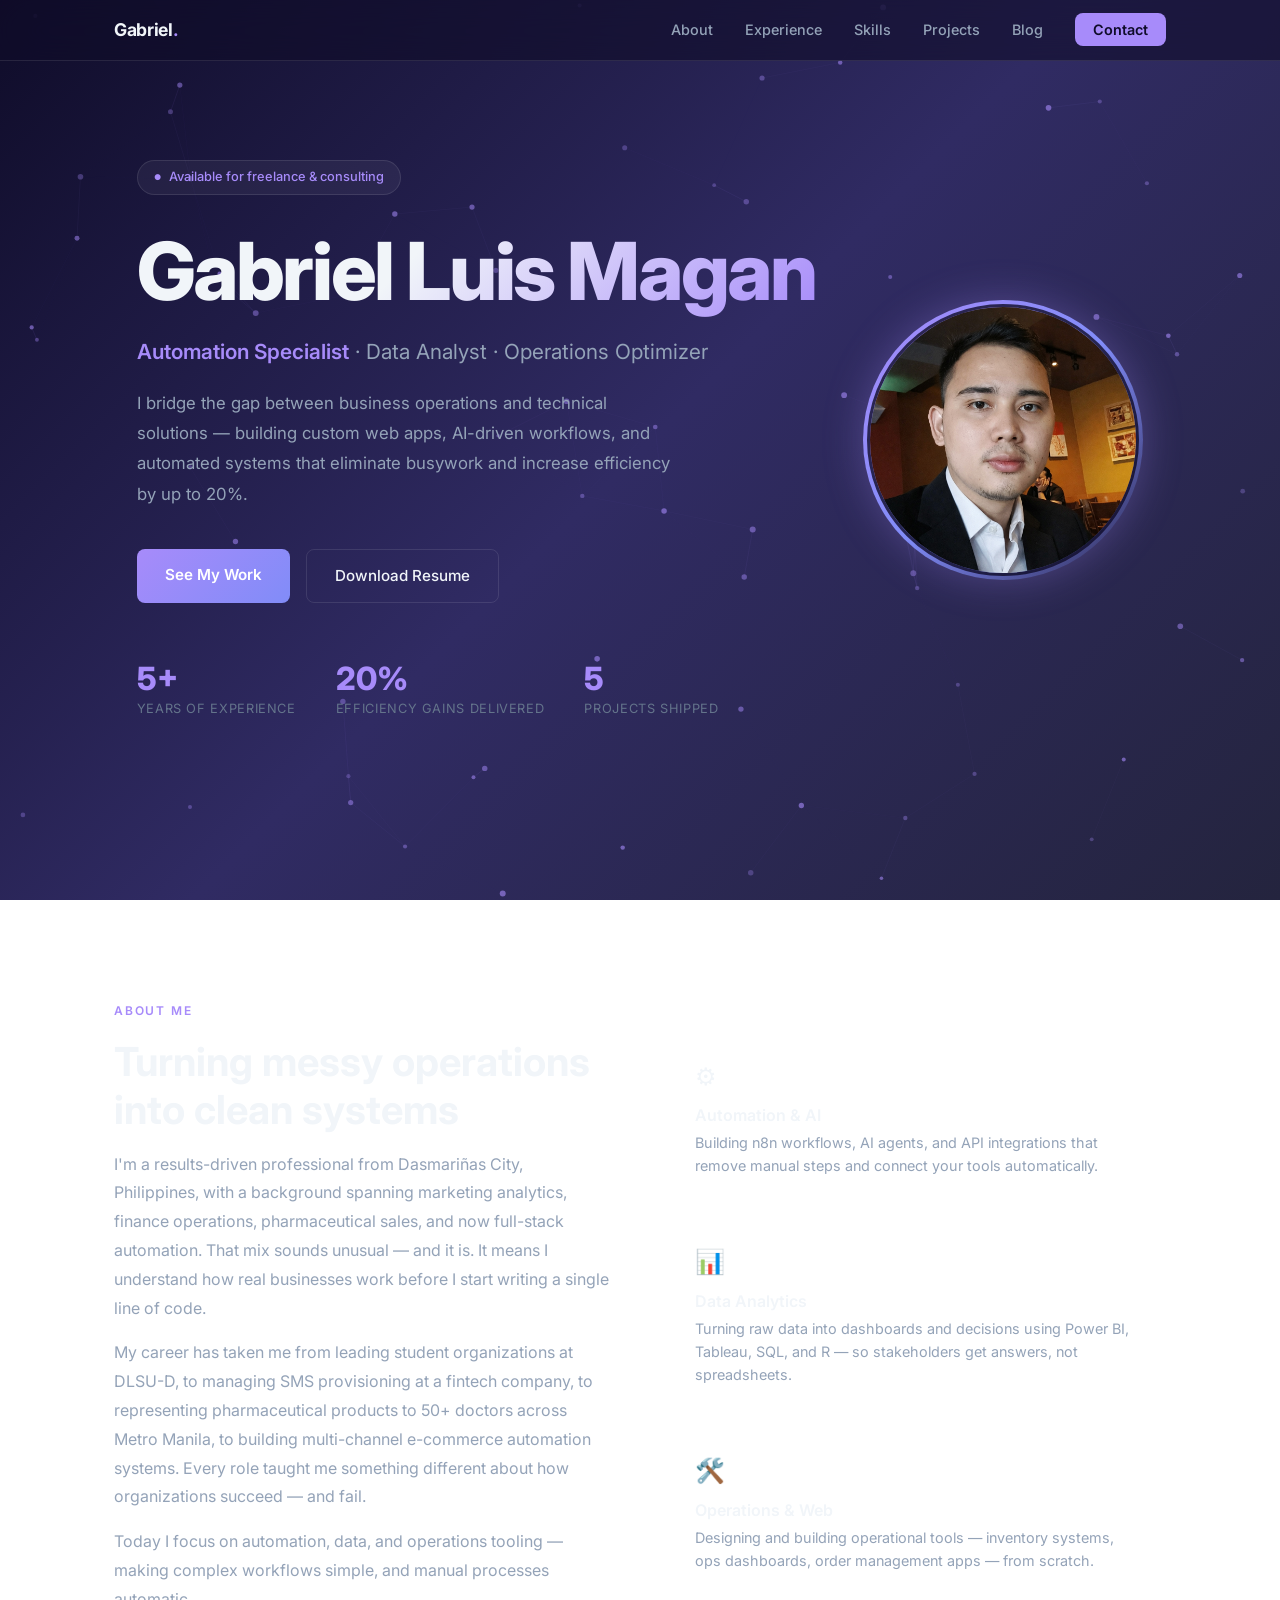
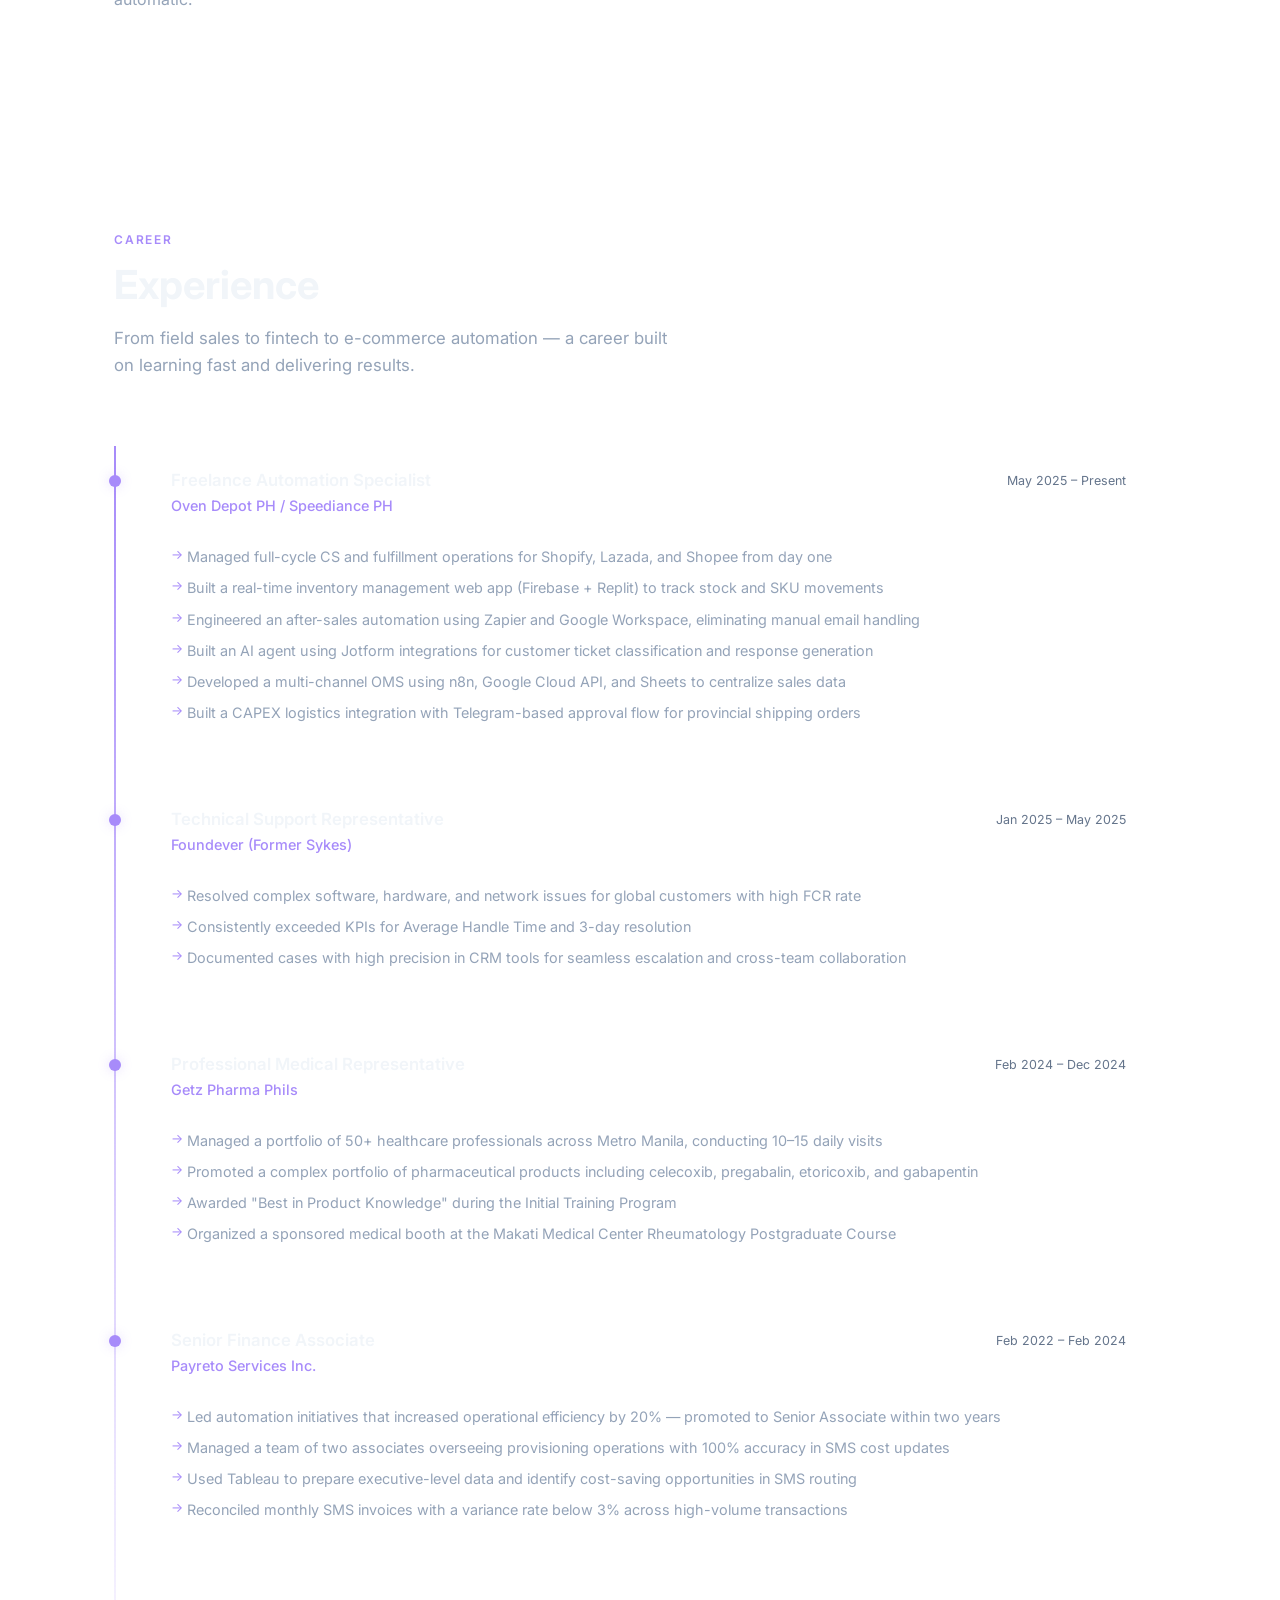
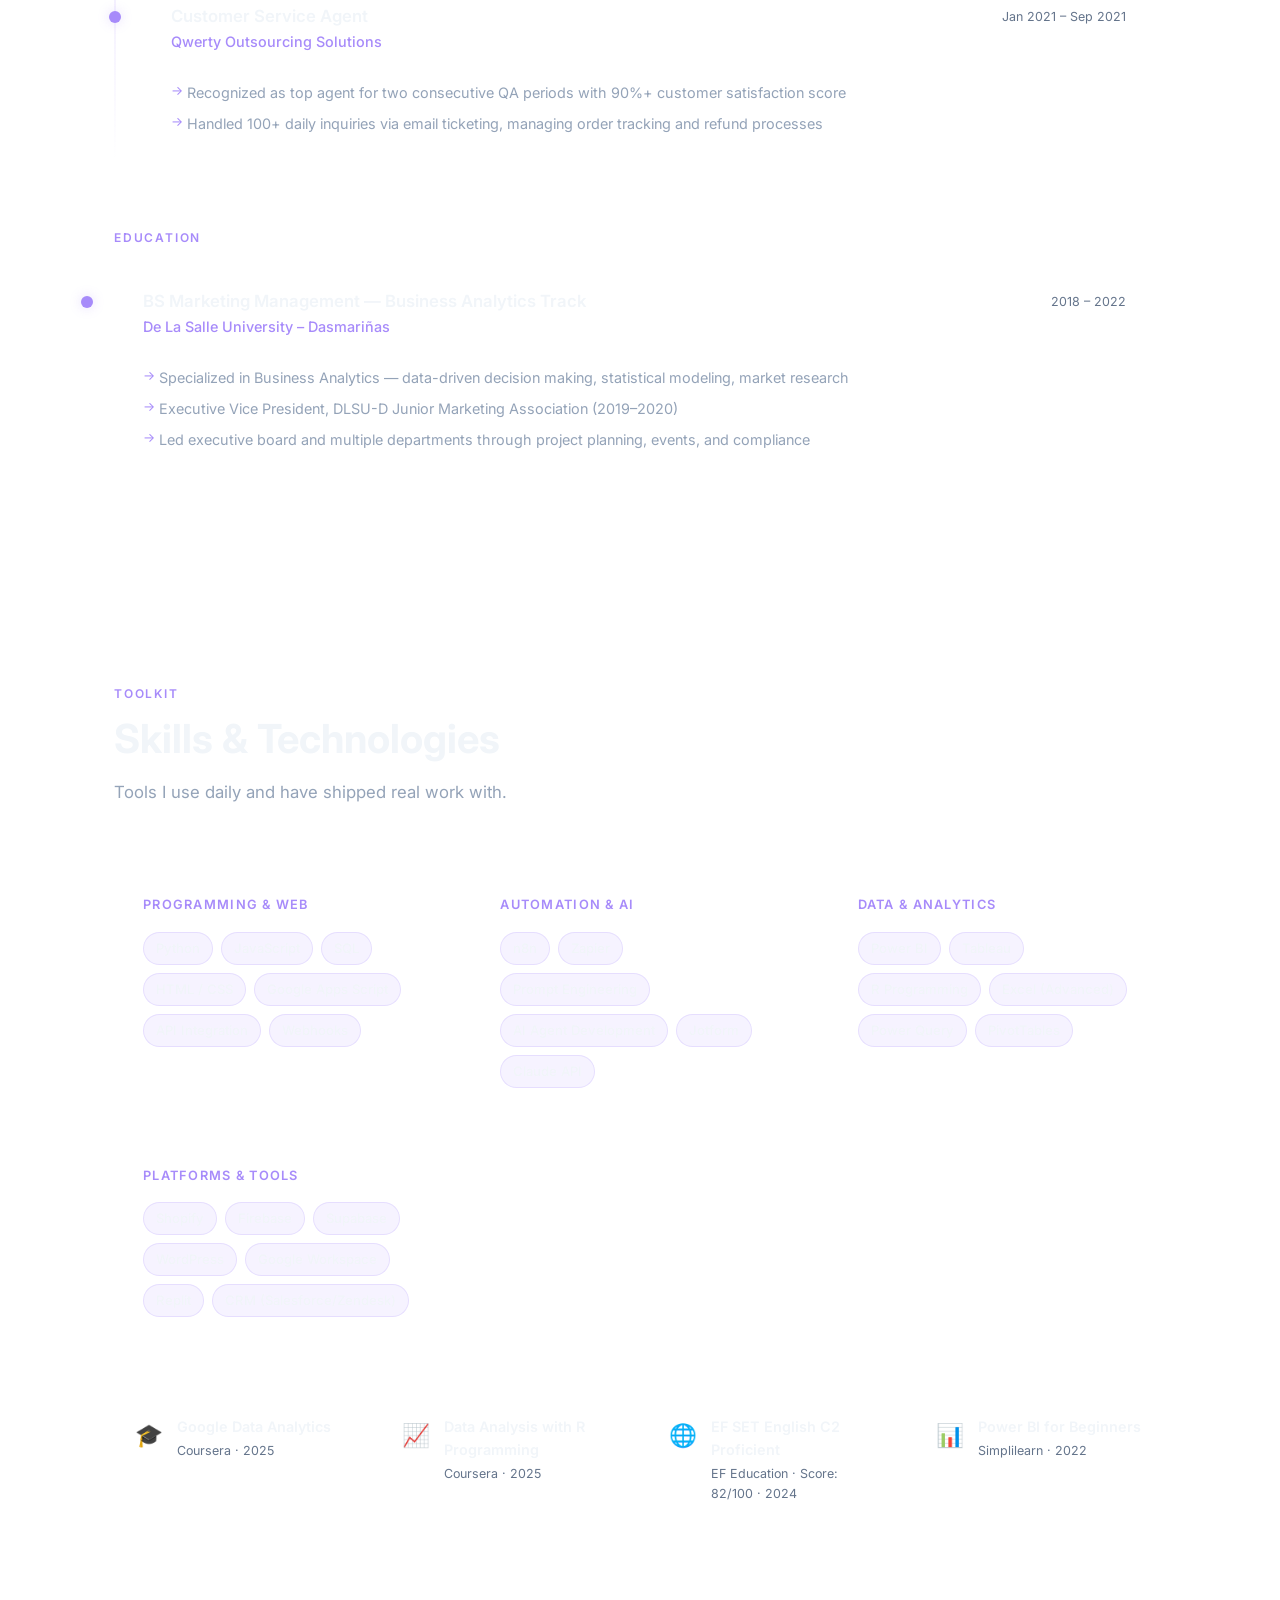
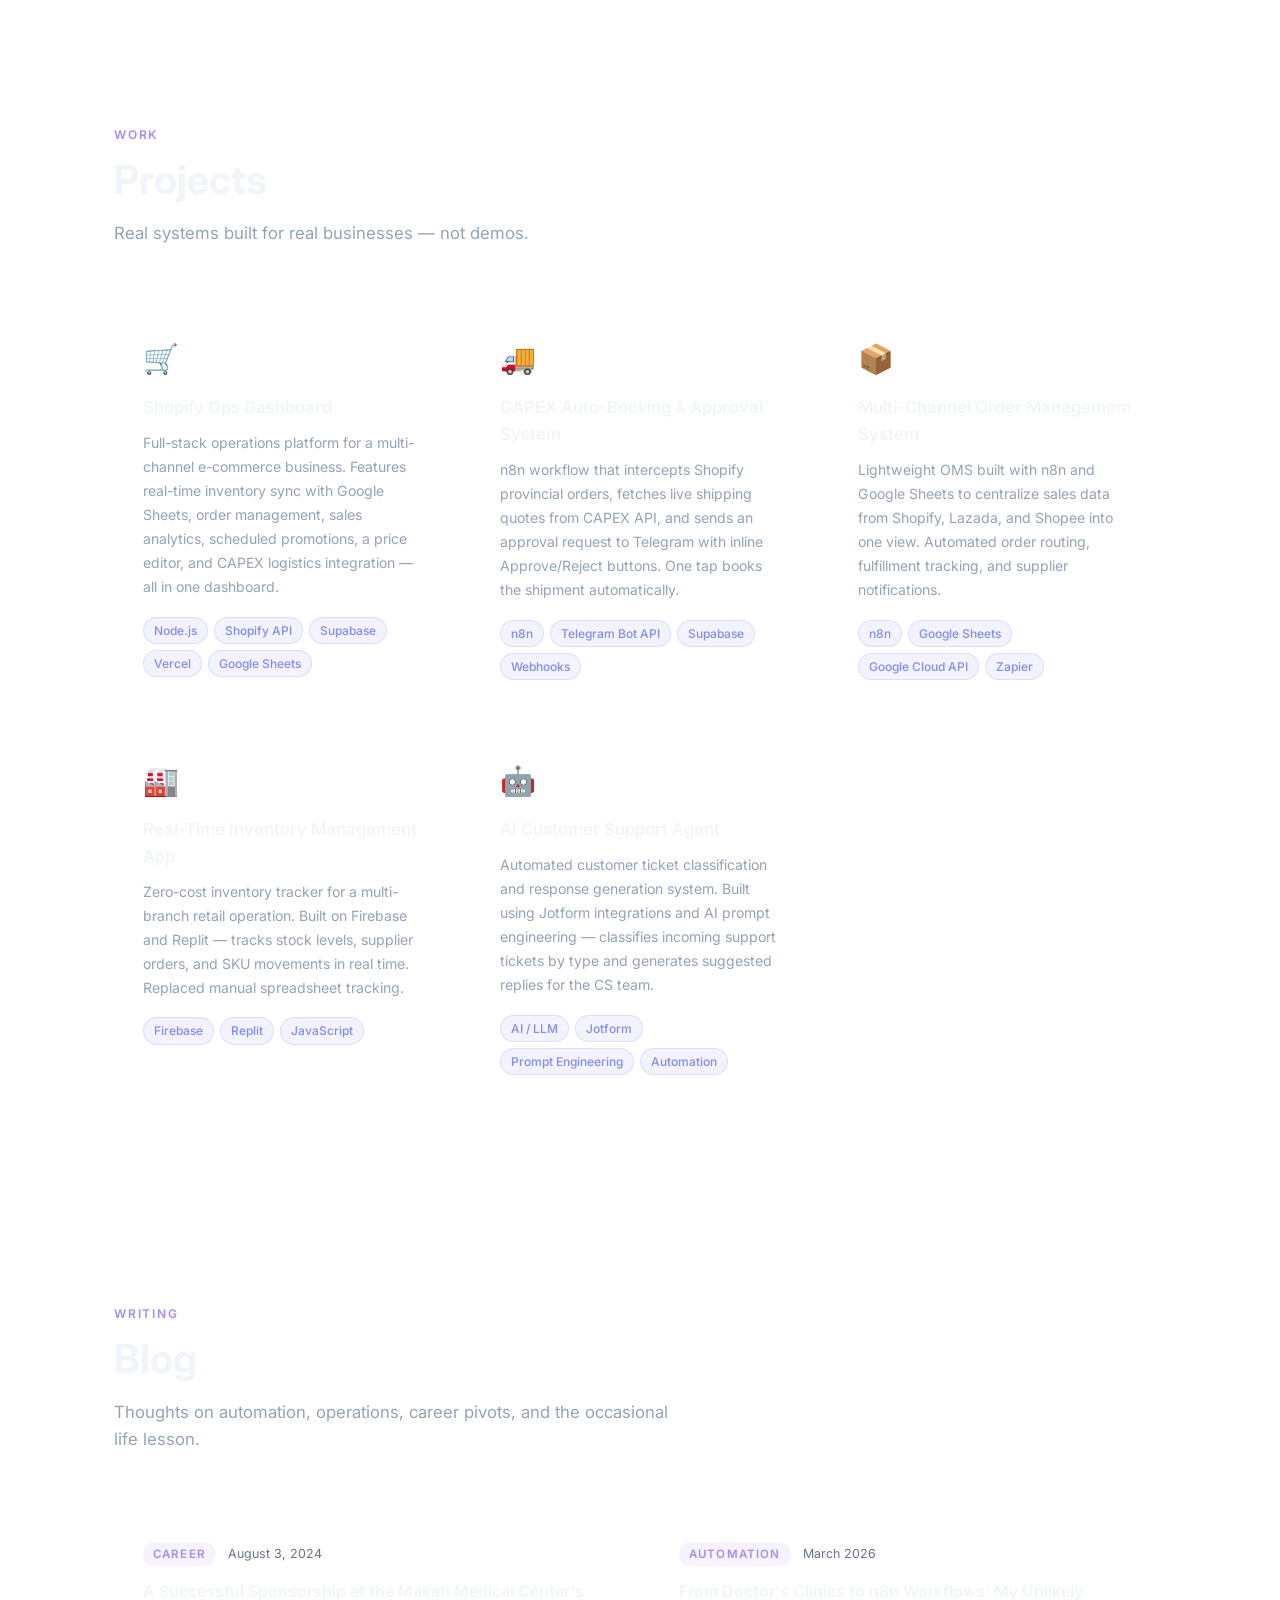
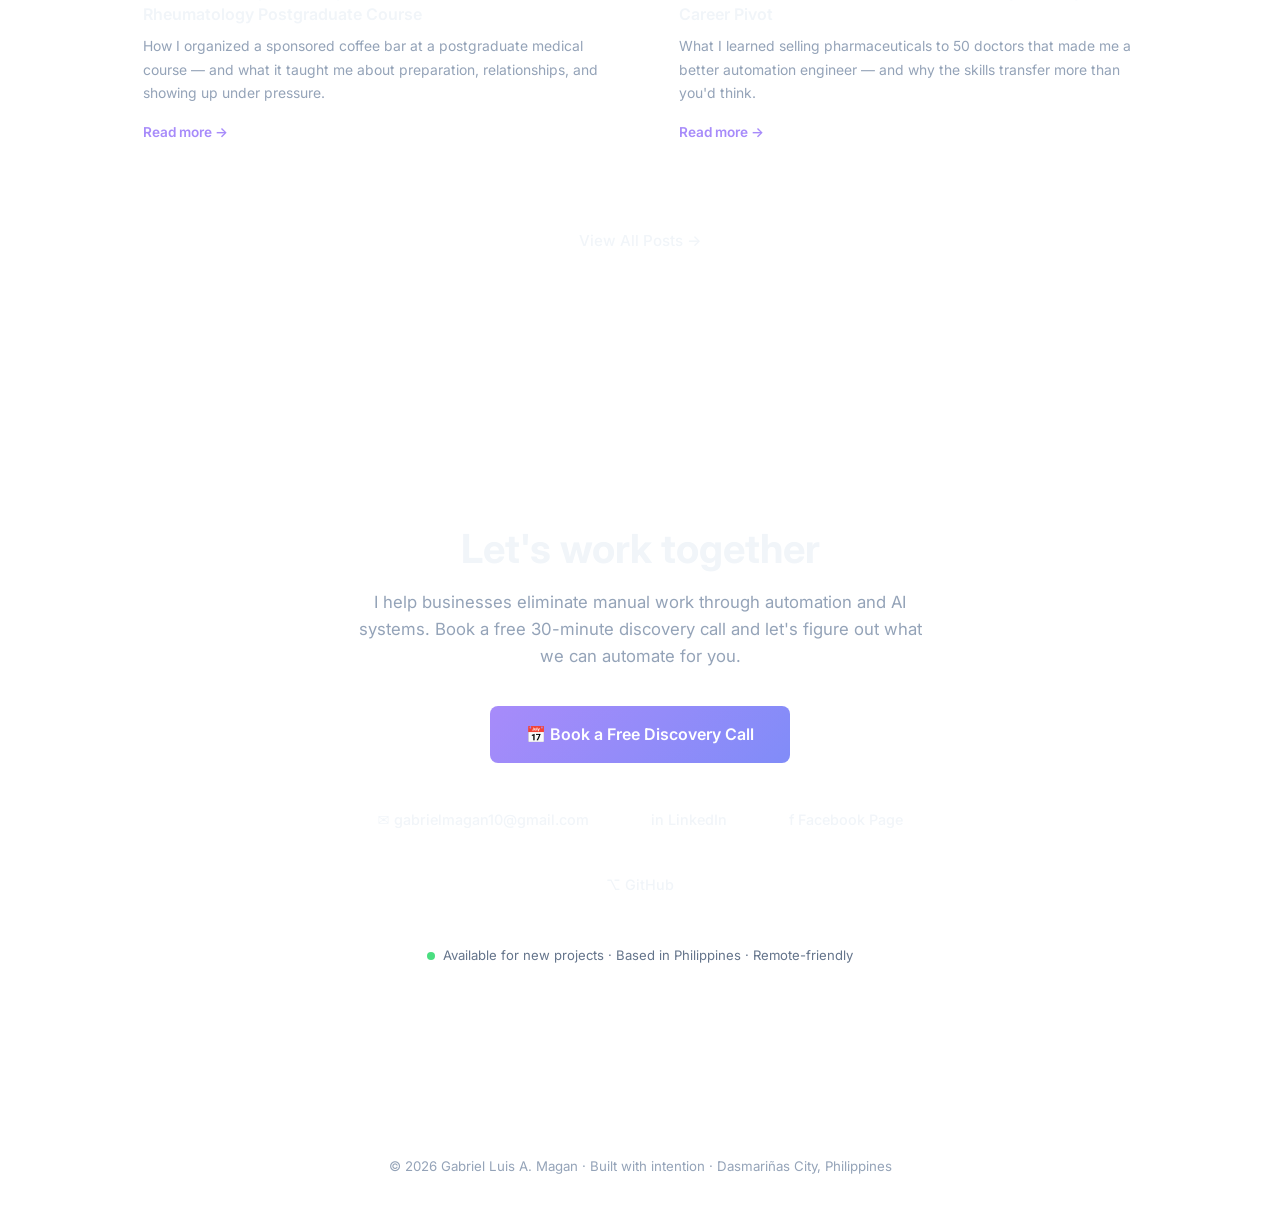
<file: index.html>
<!DOCTYPE html>
<html lang="en">
<head>
  <meta charset="UTF-8" />
  <meta name="viewport" content="width=device-width, initial-scale=1.0" />
  <title>Gabriel Magan — Automation Specialist & Data Analyst</title>
  <meta name="description" content="Gabriel Luis Magan — Automation Specialist, Data Analyst, and Operations Optimizer based in the Philippines. Building systems that eliminate busywork and make data useful." />
  <meta property="og:title" content="Gabriel Magan — Automation Specialist & Data Analyst" />
  <meta property="og:description" content="Building systems that eliminate busywork, connect platforms, and make data useful." />
  <meta property="og:type" content="website" />
  <link rel="stylesheet" href="css/style.css" />
</head>
<body>

<!-- ══════════════════════════════════════
     NAVIGATION
══════════════════════════════════════ -->
<nav>
  <div class="nav-inner">
    <a href="#hero" class="nav-logo">Gabriel<span>.</span></a>
    <ul class="nav-links" id="navLinks">
      <li><a href="#about">About</a></li>
      <li><a href="#experience">Experience</a></li>
      <li><a href="#skills">Skills</a></li>
      <li><a href="#projects">Projects</a></li>
      <li><a href="#blog">Blog</a></li>
      <li><a href="#contact" class="nav-cta">Contact</a></li>
    </ul>
    <button class="nav-toggle" id="navToggle" aria-label="Toggle navigation">
      <span></span><span></span><span></span>
    </button>
  </div>
</nav>

<!-- ══════════════════════════════════════
     HERO
══════════════════════════════════════ -->
<section id="hero">
  <div class="container">
    <div class="hero-layout">
      <div class="hero-content">
      <div class="hero-badge">Available for freelance & consulting</div>
      <h1 class="hero-name">Gabriel Luis Magan</h1>
      <p class="hero-title">
        <strong>Automation Specialist</strong> · Data Analyst · Operations Optimizer
      </p>
      <p class="hero-desc">
        I bridge the gap between business operations and technical solutions —
        building custom web apps, AI-driven workflows, and automated systems
        that eliminate busywork and increase efficiency by up to 20%.
      </p>
      <div class="hero-actions">
        <a href="#projects" class="btn-primary">See My Work</a>
        <a href="Gabriel_Luis_Magan_Resume_Feb2026.pdf" download class="btn-outline">Download Resume</a>
      </div>
      <div class="hero-stats">
        <div class="stat-item">
          <div class="stat-number">5+</div>
          <div class="stat-label">Years of Experience</div>
        </div>
        <div class="stat-item">
          <div class="stat-number">20%</div>
          <div class="stat-label">Efficiency Gains Delivered</div>
        </div>
        <div class="stat-item">
          <div class="stat-number">5</div>
          <div class="stat-label">Projects Shipped</div>
        </div>
      </div>
      </div><!-- end hero-content -->
      <div class="hero-photo-wrap">
        <div class="hero-photo-ring">
          <img src="photo.png" alt="Gabriel Luis Magan" class="hero-photo" />
        </div>
      </div>
    </div><!-- end hero-layout -->
  </div>
</section>

<!-- ══════════════════════════════════════
     ABOUT
══════════════════════════════════════ -->
<section id="about">
  <div class="container">
    <div class="about-grid">
      <div class="about-text">
        <p class="section-label">About Me</p>
        <h2 class="section-title">Turning messy operations into clean systems</h2>
        <p>
          I'm a results-driven professional from Dasmariñas City, Philippines, with a background spanning
          marketing analytics, finance operations, pharmaceutical sales, and now full-stack automation.
          That mix sounds unusual — and it is. It means I understand how real businesses work before I start
          writing a single line of code.
        </p>
        <p style="margin-top:16px">
          My career has taken me from leading student organizations at DLSU-D, to managing SMS provisioning
          at a fintech company, to representing pharmaceutical products to 50+ doctors across Metro Manila,
          to building multi-channel e-commerce automation systems. Every role taught me something different
          about how organizations succeed — and fail.
        </p>
        <p style="margin-top:16px">
          Today I focus on automation, data, and operations tooling — making complex workflows simple, and
          manual processes automatic.
        </p>
      </div>
      <div class="about-cards">
        <div class="glass about-card">
          <div class="about-card-icon">⚙️</div>
          <h3>Automation & AI</h3>
          <p>Building n8n workflows, AI agents, and API integrations that remove manual steps and connect your tools automatically.</p>
        </div>
        <div class="glass about-card">
          <div class="about-card-icon">📊</div>
          <h3>Data Analytics</h3>
          <p>Turning raw data into dashboards and decisions using Power BI, Tableau, SQL, and R — so stakeholders get answers, not spreadsheets.</p>
        </div>
        <div class="glass about-card">
          <div class="about-card-icon">🛠️</div>
          <h3>Operations & Web</h3>
          <p>Designing and building operational tools — inventory systems, ops dashboards, order management apps — from scratch.</p>
        </div>
      </div>
    </div>
  </div>
</section>

<!-- ══════════════════════════════════════
     EXPERIENCE
══════════════════════════════════════ -->
<section id="experience">
  <div class="container">
    <p class="section-label">Career</p>
    <h2 class="section-title">Experience</h2>
    <p class="section-sub">From field sales to fintech to e-commerce automation — a career built on learning fast and delivering results.</p>

    <div class="timeline">

      <div class="glass timeline-item">
        <div class="timeline-header">
          <div>
            <div class="timeline-role">Freelance Automation Specialist</div>
            <div class="timeline-company">Oven Depot PH / Speediance PH</div>
          </div>
          <span class="timeline-date">May 2025 – Present</span>
        </div>
        <ul class="timeline-bullets">
          <li>Managed full-cycle CS and fulfillment operations for Shopify, Lazada, and Shopee from day one</li>
          <li>Built a real-time inventory management web app (Firebase + Replit) to track stock and SKU movements</li>
          <li>Engineered an after-sales automation using Zapier and Google Workspace, eliminating manual email handling</li>
          <li>Built an AI agent using Jotform integrations for customer ticket classification and response generation</li>
          <li>Developed a multi-channel OMS using n8n, Google Cloud API, and Sheets to centralize sales data</li>
          <li>Built a CAPEX logistics integration with Telegram-based approval flow for provincial shipping orders</li>
        </ul>
      </div>

      <div class="glass timeline-item">
        <div class="timeline-header">
          <div>
            <div class="timeline-role">Technical Support Representative</div>
            <div class="timeline-company">Foundever (Former Sykes)</div>
          </div>
          <span class="timeline-date">Jan 2025 – May 2025</span>
        </div>
        <ul class="timeline-bullets">
          <li>Resolved complex software, hardware, and network issues for global customers with high FCR rate</li>
          <li>Consistently exceeded KPIs for Average Handle Time and 3-day resolution</li>
          <li>Documented cases with high precision in CRM tools for seamless escalation and cross-team collaboration</li>
        </ul>
      </div>

      <div class="glass timeline-item">
        <div class="timeline-header">
          <div>
            <div class="timeline-role">Professional Medical Representative</div>
            <div class="timeline-company">Getz Pharma Phils</div>
          </div>
          <span class="timeline-date">Feb 2024 – Dec 2024</span>
        </div>
        <ul class="timeline-bullets">
          <li>Managed a portfolio of 50+ healthcare professionals across Metro Manila, conducting 10–15 daily visits</li>
          <li>Promoted a complex portfolio of pharmaceutical products including celecoxib, pregabalin, etoricoxib, and gabapentin</li>
          <li>Awarded "Best in Product Knowledge" during the Initial Training Program</li>
          <li>Organized a sponsored medical booth at the Makati Medical Center Rheumatology Postgraduate Course</li>
        </ul>
      </div>

      <div class="glass timeline-item">
        <div class="timeline-header">
          <div>
            <div class="timeline-role">Senior Finance Associate</div>
            <div class="timeline-company">Payreto Services Inc.</div>
          </div>
          <span class="timeline-date">Feb 2022 – Feb 2024</span>
        </div>
        <ul class="timeline-bullets">
          <li>Led automation initiatives that increased operational efficiency by 20% — promoted to Senior Associate within two years</li>
          <li>Managed a team of two associates overseeing provisioning operations with 100% accuracy in SMS cost updates</li>
          <li>Used Tableau to prepare executive-level data and identify cost-saving opportunities in SMS routing</li>
          <li>Reconciled monthly SMS invoices with a variance rate below 3% across high-volume transactions</li>
        </ul>
      </div>

      <div class="glass timeline-item">
        <div class="timeline-header">
          <div>
            <div class="timeline-role">Customer Service Agent</div>
            <div class="timeline-company">Qwerty Outsourcing Solutions</div>
          </div>
          <span class="timeline-date">Jan 2021 – Sep 2021</span>
        </div>
        <ul class="timeline-bullets">
          <li>Recognized as top agent for two consecutive QA periods with 90%+ customer satisfaction score</li>
          <li>Handled 100+ daily inquiries via email ticketing, managing order tracking and refund processes</li>
        </ul>
      </div>

    </div>

    <!-- Education -->
    <div style="margin-top: 60px;">
      <p class="section-label">Education</p>
      <div class="glass timeline-item" style="margin-bottom:0">
        <div class="timeline-header">
          <div>
            <div class="timeline-role">BS Marketing Management — Business Analytics Track</div>
            <div class="timeline-company">De La Salle University – Dasmariñas</div>
          </div>
          <span class="timeline-date">2018 – 2022</span>
        </div>
        <ul class="timeline-bullets">
          <li>Specialized in Business Analytics — data-driven decision making, statistical modeling, market research</li>
          <li>Executive Vice President, DLSU-D Junior Marketing Association (2019–2020)</li>
          <li>Led executive board and multiple departments through project planning, events, and compliance</li>
        </ul>
      </div>
    </div>

  </div>
</section>

<!-- ══════════════════════════════════════
     SKILLS
══════════════════════════════════════ -->
<section id="skills">
  <div class="container">
    <p class="section-label">Toolkit</p>
    <h2 class="section-title">Skills & Technologies</h2>
    <p class="section-sub">Tools I use daily and have shipped real work with.</p>

    <div class="skills-grid">
      <div class="glass skill-group">
        <div class="skill-group-title">Programming & Web</div>
        <div class="skill-tags">
          <span class="skill-tag">Python</span>
          <span class="skill-tag">JavaScript</span>
          <span class="skill-tag">SQL</span>
          <span class="skill-tag">HTML / CSS</span>
          <span class="skill-tag">Google Apps Script</span>
          <span class="skill-tag">API Integration</span>
          <span class="skill-tag">Webhooks</span>
        </div>
      </div>
      <div class="glass skill-group">
        <div class="skill-group-title">Automation & AI</div>
        <div class="skill-tags">
          <span class="skill-tag">n8n</span>
          <span class="skill-tag">Zapier</span>
          <span class="skill-tag">Prompt Engineering</span>
          <span class="skill-tag">AI Agent Development</span>
          <span class="skill-tag">Jotform</span>
          <span class="skill-tag">Claude API</span>
        </div>
      </div>
      <div class="glass skill-group">
        <div class="skill-group-title">Data & Analytics</div>
        <div class="skill-tags">
          <span class="skill-tag">Power BI</span>
          <span class="skill-tag">Tableau</span>
          <span class="skill-tag">R Programming</span>
          <span class="skill-tag">Excel (Advanced)</span>
          <span class="skill-tag">Power Query</span>
          <span class="skill-tag">PivotTables</span>
        </div>
      </div>
      <div class="glass skill-group">
        <div class="skill-group-title">Platforms & Tools</div>
        <div class="skill-tags">
          <span class="skill-tag">Shopify</span>
          <span class="skill-tag">Firebase</span>
          <span class="skill-tag">Supabase</span>
          <span class="skill-tag">WordPress</span>
          <span class="skill-tag">Google Workspace</span>
          <span class="skill-tag">Replit</span>
          <span class="skill-tag">CRM (Salesforce/Zendesk)</span>
        </div>
      </div>
    </div>

    <!-- Certifications -->
    <div class="certs-grid">
      <div class="glass cert-card">
        <div class="cert-icon">🎓</div>
        <div>
          <div class="cert-name">Google Data Analytics</div>
          <div class="cert-issuer">Coursera · 2025</div>
        </div>
      </div>
      <div class="glass cert-card">
        <div class="cert-icon">📈</div>
        <div>
          <div class="cert-name">Data Analysis with R Programming</div>
          <div class="cert-issuer">Coursera · 2025</div>
        </div>
      </div>
      <div class="glass cert-card">
        <div class="cert-icon">🌐</div>
        <div>
          <div class="cert-name">EF SET English C2 Proficient</div>
          <div class="cert-issuer">EF Education · Score: 82/100 · 2024</div>
        </div>
      </div>
      <div class="glass cert-card">
        <div class="cert-icon">📊</div>
        <div>
          <div class="cert-name">Power BI for Beginners</div>
          <div class="cert-issuer">Simplilearn · 2022</div>
        </div>
      </div>
    </div>

  </div>
</section>

<!-- ══════════════════════════════════════
     PROJECTS
══════════════════════════════════════ -->
<section id="projects">
  <div class="container">
    <p class="section-label">Work</p>
    <h2 class="section-title">Projects</h2>
    <p class="section-sub">Real systems built for real businesses — not demos.</p>

    <div class="projects-grid">

      <div class="glass project-card">
        <div class="project-header">
          <div class="project-icon">🛒</div>
        </div>
        <div class="project-title">Shopify Ops Dashboard</div>
        <p class="project-desc">
          Full-stack operations platform for a multi-channel e-commerce business. Features real-time inventory sync with Google Sheets, order management, sales analytics, scheduled promotions, a price editor, and CAPEX logistics integration — all in one dashboard.
        </p>
        <div class="project-tags">
          <span class="project-tag">Node.js</span>
          <span class="project-tag">Shopify API</span>
          <span class="project-tag">Supabase</span>
          <span class="project-tag">Vercel</span>
          <span class="project-tag">Google Sheets</span>
        </div>
      </div>

      <div class="glass project-card">
        <div class="project-header">
          <div class="project-icon">🚚</div>
        </div>
        <div class="project-title">CAPEX Auto-Booking & Approval System</div>
        <p class="project-desc">
          n8n workflow that intercepts Shopify provincial orders, fetches live shipping quotes from CAPEX API, and sends an approval request to Telegram with inline Approve/Reject buttons. One tap books the shipment automatically.
        </p>
        <div class="project-tags">
          <span class="project-tag">n8n</span>
          <span class="project-tag">Telegram Bot API</span>
          <span class="project-tag">Supabase</span>
          <span class="project-tag">Webhooks</span>
        </div>
      </div>

      <div class="glass project-card">
        <div class="project-header">
          <div class="project-icon">📦</div>
        </div>
        <div class="project-title">Multi-Channel Order Management System</div>
        <p class="project-desc">
          Lightweight OMS built with n8n and Google Sheets to centralize sales data from Shopify, Lazada, and Shopee into one view. Automated order routing, fulfillment tracking, and supplier notifications.
        </p>
        <div class="project-tags">
          <span class="project-tag">n8n</span>
          <span class="project-tag">Google Sheets</span>
          <span class="project-tag">Google Cloud API</span>
          <span class="project-tag">Zapier</span>
        </div>
      </div>

      <div class="glass project-card">
        <div class="project-header">
          <div class="project-icon">🏭</div>
        </div>
        <div class="project-title">Real-Time Inventory Management App</div>
        <p class="project-desc">
          Zero-cost inventory tracker for a multi-branch retail operation. Built on Firebase and Replit — tracks stock levels, supplier orders, and SKU movements in real time. Replaced manual spreadsheet tracking.
        </p>
        <div class="project-tags">
          <span class="project-tag">Firebase</span>
          <span class="project-tag">Replit</span>
          <span class="project-tag">JavaScript</span>
        </div>
      </div>

      <div class="glass project-card">
        <div class="project-header">
          <div class="project-icon">🤖</div>
        </div>
        <div class="project-title">AI Customer Support Agent</div>
        <p class="project-desc">
          Automated customer ticket classification and response generation system. Built using Jotform integrations and AI prompt engineering — classifies incoming support tickets by type and generates suggested replies for the CS team.
        </p>
        <div class="project-tags">
          <span class="project-tag">AI / LLM</span>
          <span class="project-tag">Jotform</span>
          <span class="project-tag">Prompt Engineering</span>
          <span class="project-tag">Automation</span>
        </div>
      </div>

    </div>
  </div>
</section>

<!-- ══════════════════════════════════════
     BLOG
══════════════════════════════════════ -->
<section id="blog">
  <div class="container">
    <p class="section-label">Writing</p>
    <h2 class="section-title">Blog</h2>
    <p class="section-sub">Thoughts on automation, operations, career pivots, and the occasional life lesson.</p>

    <div class="blog-grid" id="blogPreview">
      <!-- Loaded by JS -->
    </div>

    <div class="blog-cta">
      <a href="blog/index.html" class="btn-outline">View All Posts →</a>
    </div>
  </div>
</section>

<!-- ══════════════════════════════════════
     CONTACT
══════════════════════════════════════ -->
<section id="contact">
  <div class="container">
    <div class="contact-wrapper">
      <div class="glass contact-card">
        <h2>Let's work together</h2>
        <p>
          I help businesses eliminate manual work through automation and AI systems.
          Book a free 30-minute discovery call and let's figure out what we can automate for you.
        </p>
        <a href="https://calendly.com/gabrielmagan10/automation-discovery-call" target="_blank" rel="noopener" class="btn-primary" style="display:inline-block;margin-bottom:32px;font-size:1rem;padding:16px 36px">
          📅 Book a Free Discovery Call
        </a>
        <div class="contact-links">
          <a href="mailto:gabrielmagan10@gmail.com" class="contact-link contact-link-glass">
            ✉ gabrielmagan10@gmail.com
          </a>
          <a href="https://www.linkedin.com/in/gabriel-m-457a3b1b5/" target="_blank" rel="noopener" class="contact-link contact-link-glass">
            in LinkedIn
          </a>
          <a href="https://www.facebook.com/automationsystemsco/" target="_blank" rel="noopener" class="contact-link contact-link-glass">
            f Facebook Page
          </a>
          <a href="https://github.com/individualad3720" target="_blank" rel="noopener" class="contact-link contact-link-glass">
            ⌥ GitHub
          </a>
        </div>
        <div class="contact-availability">
          <span class="avail-dot"></span>
          Available for new projects · Based in Philippines · Remote-friendly
        </div>
      </div>
    </div>
  </div>
</section>

<!-- ══════════════════════════════════════
     FOOTER
══════════════════════════════════════ -->
<footer>
  <div class="container">
    <p>© 2026 Gabriel Luis A. Magan · Built with intention · Dasmariñas City, Philippines</p>
  </div>
</footer>

<script src="js/main.js"></script>
</body>
</html>
</file>
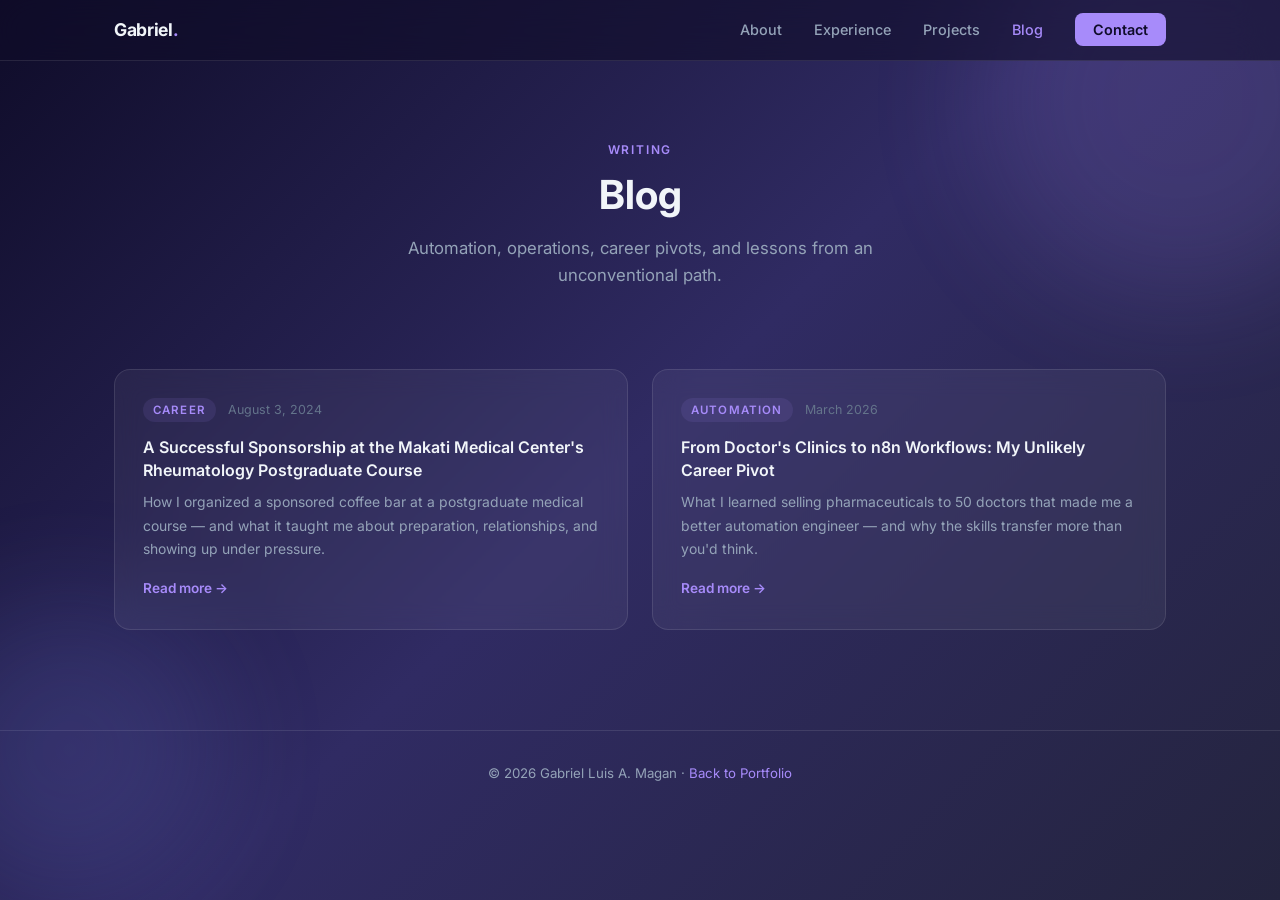
<file: blog/index.html>
<!DOCTYPE html>
<html lang="en">
<head>
  <meta charset="UTF-8" />
  <meta name="viewport" content="width=device-width, initial-scale=1.0" />
  <title>Blog — Gabriel Magan</title>
  <meta name="description" content="Thoughts on automation, operations, career pivots, and life." />
  <link rel="stylesheet" href="../css/style.css" />
</head>
<body>

<nav>
  <div class="nav-inner">
    <a href="../index.html" class="nav-logo">Gabriel<span>.</span></a>
    <ul class="nav-links" id="navLinks">
      <li><a href="../index.html#about">About</a></li>
      <li><a href="../index.html#experience">Experience</a></li>
      <li><a href="../index.html#projects">Projects</a></li>
      <li><a href="index.html" style="color:var(--accent)">Blog</a></li>
      <li><a href="../index.html#contact" class="nav-cta">Contact</a></li>
    </ul>
    <button class="nav-toggle" id="navToggle" aria-label="Toggle navigation">
      <span></span><span></span><span></span>
    </button>
  </div>
</nav>

<div class="shapes" style="position:fixed;inset:0;pointer-events:none;overflow:hidden">
  <div class="shape shape-1"></div>
  <div class="shape shape-2"></div>
</div>

<div class="blog-page-hero">
  <div class="container" style="text-align:center">
    <p class="section-label">Writing</p>
    <h1 class="section-title">Blog</h1>
    <p class="section-sub" style="margin:0 auto">Automation, operations, career pivots, and lessons from an unconventional path.</p>
  </div>
</div>

<div class="blog-list">
  <div class="container">
    <div class="blog-list-grid" id="blogList">
      <div style="grid-column:1/-1;text-align:center;color:var(--text-muted);padding:40px">Loading posts...</div>
    </div>
  </div>
</div>

<footer>
  <div class="container">
    <p>© 2026 Gabriel Luis A. Magan · <a href="../index.html">Back to Portfolio</a></p>
  </div>
</footer>

<script>
const navToggle = document.getElementById('navToggle');
const navLinks = document.getElementById('navLinks');
if (navToggle) navToggle.addEventListener('click', () => navLinks.classList.toggle('open'));

fetch('posts.json')
  .then(r => r.json())
  .then(posts => {
    document.getElementById('blogList').innerHTML = posts.map(post => `
      <a href="post.html?slug=${post.slug}" class="glass blog-card" style="display:block;text-decoration:none;color:inherit;opacity:0;transform:translateY(20px);transition:opacity 0.5s ease,transform 0.5s ease,background 0.3s ease,border-color 0.3s ease">
        <div class="blog-meta">
          <span class="blog-category">${post.category}</span>
          <span class="blog-date">${post.date}</span>
        </div>
        <div class="blog-title">${post.title}</div>
        <p class="blog-excerpt">${post.excerpt}</p>
        <span class="blog-read-more">Read more →</span>
      </a>
    `).join('');

    // Animate in
    const obs = new IntersectionObserver(entries => {
      entries.forEach(e => {
        if (e.isIntersecting) { e.target.style.opacity = '1'; e.target.style.transform = 'translateY(0)'; }
      });
    }, { threshold: 0.1 });
    document.querySelectorAll('.blog-card').forEach(el => obs.observe(el));
  })
  .catch(() => {
    document.getElementById('blogList').innerHTML = '<p style="grid-column:1/-1;text-align:center;color:var(--text-muted)">No posts yet.</p>';
  });
</script>
</body>
</html>
</file>
<file: css/style.css>
/* =============================================
   GABRIEL MAGAN — Portfolio
   Glassmorphism Dark Theme
   ============================================= */

@import url('https://fonts.googleapis.com/css2?family=Inter:wght@300;400;500;600;700;800&display=swap');

/* ── Reset & Base ── */
*, *::before, *::after { box-sizing: border-box; margin: 0; padding: 0; }

:root {
  --bg-start: #0f0c29;
  --bg-mid: #302b63;
  --bg-end: #24243e;
  --accent: #a78bfa;
  --accent2: #818cf8;
  --accent-glow: rgba(167, 139, 250, 0.3);
  --glass-bg: rgba(255, 255, 255, 0.05);
  --glass-border: rgba(255, 255, 255, 0.1);
  --glass-hover: rgba(255, 255, 255, 0.08);
  --text: #f1f5f9;
  --text-muted: #94a3b8;
  --text-dim: #64748b;
  --radius: 16px;
  --radius-sm: 8px;
  --transition: 0.3s ease;
}

html { scroll-behavior: smooth; }

body {
  font-family: 'Inter', system-ui, sans-serif;
  background: linear-gradient(135deg, var(--bg-start) 0%, var(--bg-mid) 50%, var(--bg-end) 100%);
  background-attachment: fixed;
  color: var(--text);
  line-height: 1.6;
  min-height: 100vh;
  overflow-x: hidden;
}

/* ── Typography ── */
h1, h2, h3, h4 { line-height: 1.2; font-weight: 700; }
h1 { font-size: clamp(2.5rem, 6vw, 4.5rem); }
h2 { font-size: clamp(1.8rem, 4vw, 2.5rem); }
h3 { font-size: 1.25rem; font-weight: 600; }
p { color: var(--text-muted); }
a { color: var(--accent); text-decoration: none; transition: color var(--transition); }
a:hover { color: var(--accent2); }

/* ── Layout ── */
.container { max-width: 1100px; margin: 0 auto; padding: 0 24px; }
section { padding: 100px 0; }

.section-label {
  font-size: 0.75rem;
  font-weight: 600;
  letter-spacing: 0.15em;
  text-transform: uppercase;
  color: var(--accent);
  margin-bottom: 12px;
}

.section-title {
  font-size: clamp(1.8rem, 4vw, 2.5rem);
  margin-bottom: 16px;
}

.section-sub {
  color: var(--text-muted);
  font-size: 1.05rem;
  max-width: 560px;
  margin-bottom: 60px;
}

/* ── Glass Card ── */
.glass {
  background: var(--glass-bg);
  backdrop-filter: blur(12px);
  -webkit-backdrop-filter: blur(12px);
  border: 1px solid var(--glass-border);
  border-radius: var(--radius);
  transition: background var(--transition), border-color var(--transition), transform var(--transition);
}
.glass:hover {
  background: var(--glass-hover);
  border-color: rgba(167, 139, 250, 0.25);
  transform: translateY(-2px);
}

/* ── Navigation ── */
nav {
  position: fixed;
  top: 0; left: 0; right: 0;
  z-index: 100;
  padding: 16px 0;
  background: rgba(15, 12, 41, 0.6);
  backdrop-filter: blur(20px);
  -webkit-backdrop-filter: blur(20px);
  border-bottom: 1px solid var(--glass-border);
  transition: background var(--transition);
}

.nav-inner {
  display: flex;
  align-items: center;
  justify-content: space-between;
  max-width: 1100px;
  margin: 0 auto;
  padding: 0 24px;
}

.nav-logo {
  font-weight: 700;
  font-size: 1.1rem;
  color: var(--text);
  letter-spacing: -0.02em;
}
.nav-logo span { color: var(--accent); }

.nav-links {
  display: flex;
  gap: 32px;
  list-style: none;
}
.nav-links a {
  color: var(--text-muted);
  font-size: 0.9rem;
  font-weight: 500;
  transition: color var(--transition);
}
.nav-links a:hover { color: var(--accent); }

.nav-cta {
  background: var(--accent);
  color: #0f0c29 !important;
  padding: 8px 18px;
  border-radius: 8px;
  font-weight: 600 !important;
}
.nav-cta:hover { background: var(--accent2); color: #fff !important; }

.nav-toggle {
  display: none;
  flex-direction: column;
  gap: 5px;
  cursor: pointer;
  background: none;
  border: none;
  padding: 4px;
}
.nav-toggle span {
  display: block;
  width: 22px;
  height: 2px;
  background: var(--text);
  border-radius: 2px;
  transition: var(--transition);
}

/* ── Floating Shapes (Hero decoration) ── */
.shapes {
  position: absolute;
  inset: 0;
  overflow: hidden;
  pointer-events: none;
}
.shape {
  position: absolute;
  border-radius: 50%;
  filter: blur(60px);
  opacity: 0.15;
  animation: float 8s ease-in-out infinite;
}
.shape-1 { width: 400px; height: 400px; background: var(--accent); top: -100px; right: -100px; animation-delay: 0s; }
.shape-2 { width: 300px; height: 300px; background: #818cf8; bottom: 0; left: -80px; animation-delay: -3s; }
.shape-3 { width: 200px; height: 200px; background: #c084fc; top: 40%; right: 20%; animation-delay: -5s; }

@keyframes float {
  0%, 100% { transform: translateY(0) scale(1); }
  50% { transform: translateY(-30px) scale(1.05); }
}

/* ── Hero Section ── */
#hero {
  position: relative;
  min-height: 100vh;
  display: flex;
  align-items: center;
  padding-top: 80px;
}

.hero-content { position: relative; z-index: 1; max-width: 700px; }

.hero-badge {
  display: inline-flex;
  align-items: center;
  gap: 8px;
  background: var(--glass-bg);
  border: 1px solid var(--glass-border);
  border-radius: 100px;
  padding: 6px 16px;
  font-size: 0.8rem;
  color: var(--accent);
  font-weight: 500;
  margin-bottom: 28px;
}
.hero-badge::before { content: '●'; font-size: 0.5rem; animation: pulse 2s ease-in-out infinite; }
@keyframes pulse { 0%, 100% { opacity: 1; } 50% { opacity: 0.3; } }

.hero-name {
  font-size: clamp(3rem, 7vw, 5rem);
  font-weight: 800;
  letter-spacing: -0.03em;
  margin-bottom: 16px;
  background: linear-gradient(135deg, #f1f5f9 40%, var(--accent));
  -webkit-background-clip: text;
  -webkit-text-fill-color: transparent;
  background-clip: text;
}

.hero-title {
  font-size: clamp(1rem, 2.5vw, 1.3rem);
  color: var(--text-muted);
  font-weight: 400;
  margin-bottom: 20px;
}
.hero-title strong { color: var(--accent); font-weight: 600; }

.hero-desc {
  font-size: 1.05rem;
  color: var(--text-muted);
  max-width: 540px;
  margin-bottom: 40px;
  line-height: 1.8;
}

.hero-actions { display: flex; gap: 16px; flex-wrap: wrap; }

.btn-primary {
  background: linear-gradient(135deg, var(--accent), var(--accent2));
  color: #fff;
  padding: 14px 28px;
  border-radius: var(--radius-sm);
  font-weight: 600;
  font-size: 0.95rem;
  transition: opacity var(--transition), transform var(--transition);
  display: inline-block;
}
.btn-primary:hover { opacity: 0.9; transform: translateY(-1px); color: #fff; }

.btn-outline {
  background: transparent;
  color: var(--text);
  padding: 14px 28px;
  border-radius: var(--radius-sm);
  font-weight: 500;
  font-size: 0.95rem;
  border: 1px solid var(--glass-border);
  transition: border-color var(--transition), background var(--transition), transform var(--transition);
  display: inline-block;
}
.btn-outline:hover { border-color: var(--accent); background: var(--glass-bg); color: var(--text); transform: translateY(-1px); }

/* ── Hero Layout with Photo ── */
.hero-layout {
  display: flex;
  align-items: center;
  justify-content: space-between;
  gap: 48px;
}

.hero-photo-wrap {
  flex-shrink: 0;
  position: relative;
  z-index: 1;
}

.hero-photo-ring {
  width: 280px;
  height: 280px;
  border-radius: 50%;
  padding: 4px;
  background: linear-gradient(135deg, var(--accent), var(--accent2), transparent);
  box-shadow: 0 0 40px var(--accent-glow);
}

.hero-photo {
  width: 100%;
  height: 100%;
  border-radius: 50%;
  object-fit: cover;
  object-position: top center;
  border: 3px solid rgba(15, 12, 41, 0.8);
}

.hero-stats {
  display: flex;
  gap: 40px;
  margin-top: 60px;
  flex-wrap: wrap;
}
.stat-item {}
.stat-number { font-size: 2rem; font-weight: 800; color: var(--accent); line-height: 1; }
.stat-label { font-size: 0.8rem; color: var(--text-dim); margin-top: 4px; text-transform: uppercase; letter-spacing: 0.05em; }

/* ── About Section ── */
#about { background: transparent; }

.about-grid {
  display: grid;
  grid-template-columns: 1fr 1fr;
  gap: 60px;
  align-items: center;
}

.about-text p { margin-bottom: 16px; line-height: 1.8; }

.about-cards {
  display: flex;
  flex-direction: column;
  gap: 16px;
}

.about-card {
  padding: 24px;
}

.about-card-icon {
  font-size: 1.5rem;
  margin-bottom: 10px;
}

.about-card h3 { font-size: 1rem; margin-bottom: 6px; }
.about-card p { font-size: 0.9rem; }

/* ── Experience Section ── */
#experience { background: transparent; }

.timeline { position: relative; padding-left: 28px; }
.timeline::before {
  content: '';
  position: absolute;
  left: 0; top: 8px; bottom: 8px;
  width: 2px;
  background: linear-gradient(to bottom, var(--accent), transparent);
}

.timeline-item {
  position: relative;
  padding: 28px;
  margin-bottom: 20px;
}

.timeline-item::before {
  content: '';
  position: absolute;
  left: -34px; top: 36px;
  width: 12px; height: 12px;
  border-radius: 50%;
  background: var(--accent);
  box-shadow: 0 0 12px var(--accent-glow);
}

.timeline-header {
  display: flex;
  justify-content: space-between;
  align-items: flex-start;
  flex-wrap: wrap;
  gap: 8px;
  margin-bottom: 4px;
}

.timeline-role { font-size: 1.05rem; font-weight: 600; color: var(--text); }
.timeline-company { font-size: 0.9rem; color: var(--accent); font-weight: 500; margin-bottom: 12px; }
.timeline-date {
  font-size: 0.78rem;
  color: var(--text-dim);
  background: var(--glass-bg);
  border: 1px solid var(--glass-border);
  padding: 3px 10px;
  border-radius: 100px;
  white-space: nowrap;
}

.timeline-bullets { list-style: none; margin-top: 12px; }
.timeline-bullets li {
  font-size: 0.9rem;
  color: var(--text-muted);
  padding: 4px 0 4px 16px;
  position: relative;
}
.timeline-bullets li::before {
  content: '→';
  position: absolute;
  left: 0;
  color: var(--accent);
  font-size: 0.8rem;
}

/* ── Skills Section ── */
#skills { background: transparent; }

.skills-grid {
  display: grid;
  grid-template-columns: repeat(auto-fit, minmax(250px, 1fr));
  gap: 20px;
}

.skill-group { padding: 28px; }
.skill-group-title {
  font-size: 0.8rem;
  font-weight: 600;
  text-transform: uppercase;
  letter-spacing: 0.1em;
  color: var(--accent);
  margin-bottom: 16px;
}

.skill-tags { display: flex; flex-wrap: wrap; gap: 8px; }
.skill-tag {
  background: rgba(167, 139, 250, 0.1);
  border: 1px solid rgba(167, 139, 250, 0.2);
  color: var(--text);
  padding: 5px 12px;
  border-radius: 100px;
  font-size: 0.82rem;
  font-weight: 500;
  transition: background var(--transition), border-color var(--transition);
}
.skill-tag:hover { background: rgba(167, 139, 250, 0.2); border-color: var(--accent); }

/* ── Certifications ── */
.certs-grid {
  display: grid;
  grid-template-columns: repeat(auto-fit, minmax(220px, 1fr));
  gap: 16px;
  margin-top: 48px;
}

.cert-card {
  padding: 20px;
  display: flex;
  align-items: flex-start;
  gap: 14px;
}

.cert-icon { font-size: 1.4rem; flex-shrink: 0; margin-top: 2px; }
.cert-name { font-size: 0.9rem; font-weight: 600; margin-bottom: 3px; }
.cert-issuer { font-size: 0.78rem; color: var(--text-dim); }

/* ── Projects Section ── */
#projects { background: transparent; }

.projects-grid {
  display: grid;
  grid-template-columns: repeat(auto-fit, minmax(320px, 1fr));
  gap: 20px;
}

.project-card { padding: 28px; }

.project-header {
  display: flex;
  justify-content: space-between;
  align-items: flex-start;
  margin-bottom: 12px;
}

.project-icon { font-size: 1.8rem; }
.project-links { display: flex; gap: 10px; }
.project-link {
  color: var(--text-muted);
  font-size: 1.1rem;
  transition: color var(--transition);
}
.project-link:hover { color: var(--accent); }

.project-title { font-size: 1.05rem; font-weight: 600; margin-bottom: 10px; }
.project-desc { font-size: 0.88rem; line-height: 1.7; margin-bottom: 18px; }

.project-tags { display: flex; flex-wrap: wrap; gap: 6px; }
.project-tag {
  background: rgba(129, 140, 248, 0.1);
  border: 1px solid rgba(129, 140, 248, 0.2);
  color: var(--accent2);
  padding: 3px 10px;
  border-radius: 100px;
  font-size: 0.75rem;
  font-weight: 500;
}

/* ── Blog Section ── */
#blog { background: transparent; }

.blog-grid {
  display: grid;
  grid-template-columns: repeat(auto-fit, minmax(300px, 1fr));
  gap: 20px;
  margin-bottom: 40px;
}

.blog-card { padding: 28px; }

.blog-meta {
  display: flex;
  align-items: center;
  gap: 12px;
  margin-bottom: 14px;
}
.blog-category {
  font-size: 0.72rem;
  font-weight: 600;
  text-transform: uppercase;
  letter-spacing: 0.1em;
  color: var(--accent);
  background: rgba(167, 139, 250, 0.1);
  padding: 3px 10px;
  border-radius: 100px;
}
.blog-date { font-size: 0.78rem; color: var(--text-dim); }

.blog-title { font-size: 1rem; font-weight: 600; margin-bottom: 10px; line-height: 1.4; }
.blog-excerpt { font-size: 0.87rem; line-height: 1.7; }
.blog-read-more {
  display: inline-block;
  margin-top: 16px;
  font-size: 0.85rem;
  font-weight: 600;
  color: var(--accent);
  transition: gap var(--transition);
}
.blog-read-more:hover { color: var(--accent2); }

.blog-cta { text-align: center; }

/* ── Contact Section ── */
#contact { background: transparent; }

.contact-wrapper {
  max-width: 680px;
  margin: 0 auto;
  text-align: center;
}

.contact-card { padding: 56px 48px; }
.contact-card h2 { margin-bottom: 16px; }
.contact-card p { margin-bottom: 36px; font-size: 1.05rem; }

.contact-links {
  display: flex;
  justify-content: center;
  gap: 16px;
  flex-wrap: wrap;
  margin-bottom: 36px;
}

.contact-link {
  display: flex;
  align-items: center;
  gap: 8px;
  padding: 12px 22px;
  border-radius: var(--radius-sm);
  font-weight: 500;
  font-size: 0.9rem;
  transition: all var(--transition);
}

.contact-link-primary {
  background: linear-gradient(135deg, var(--accent), var(--accent2));
  color: #fff;
}
.contact-link-primary:hover { opacity: 0.9; color: #fff; transform: translateY(-1px); }

.contact-link-glass {
  background: var(--glass-bg);
  border: 1px solid var(--glass-border);
  color: var(--text);
}
.contact-link-glass:hover { border-color: var(--accent); color: var(--accent); transform: translateY(-1px); }

.contact-availability {
  font-size: 0.82rem;
  color: var(--text-dim);
  display: flex;
  align-items: center;
  justify-content: center;
  gap: 8px;
}
.avail-dot { width: 8px; height: 8px; border-radius: 50%; background: #4ade80; display: inline-block; animation: pulse 2s ease-in-out infinite; }

/* ── Footer ── */
footer {
  border-top: 1px solid var(--glass-border);
  padding: 32px 0;
  text-align: center;
  color: var(--text-dim);
  font-size: 0.83rem;
}

/* ── Blog Page ── */
.blog-page-hero {
  padding: 140px 0 80px;
  text-align: center;
}

.blog-list { padding: 0 0 100px; }
.blog-list-grid {
  display: grid;
  grid-template-columns: repeat(auto-fit, minmax(320px, 1fr));
  gap: 24px;
}

/* Post reader */
.post-container {
  max-width: 760px;
  margin: 0 auto;
  padding: 140px 24px 100px;
}

.post-header { margin-bottom: 48px; text-align: center; }
.post-header h1 { margin-bottom: 16px; }
.post-body { line-height: 1.9; font-size: 1.05rem; color: var(--text-muted); }
.post-body h2 { color: var(--text); margin: 40px 0 16px; font-size: 1.4rem; }
.post-body h3 { color: var(--text); margin: 28px 0 12px; }
.post-body p { margin-bottom: 20px; }
.post-body strong { color: var(--text); }

/* ── Responsive ── */
@media (max-width: 768px) {
  section { padding: 72px 0; }

  .nav-links { display: none; flex-direction: column; gap: 20px; position: absolute; top: 100%; left: 0; right: 0; background: rgba(15, 12, 41, 0.95); backdrop-filter: blur(20px); padding: 28px 24px; border-bottom: 1px solid var(--glass-border); }
  .nav-links.open { display: flex; }
  .nav-toggle { display: flex; }

  .hero-layout { flex-direction: column-reverse; gap: 32px; }
  .hero-photo-ring { width: 180px; height: 180px; }
  .about-grid { grid-template-columns: 1fr; gap: 40px; }
  .timeline { padding-left: 20px; }
  .contact-card { padding: 36px 24px; }
  .hero-stats { gap: 28px; }

  .projects-grid { grid-template-columns: 1fr; }
  .blog-grid { grid-template-columns: 1fr; }
}
</file>
